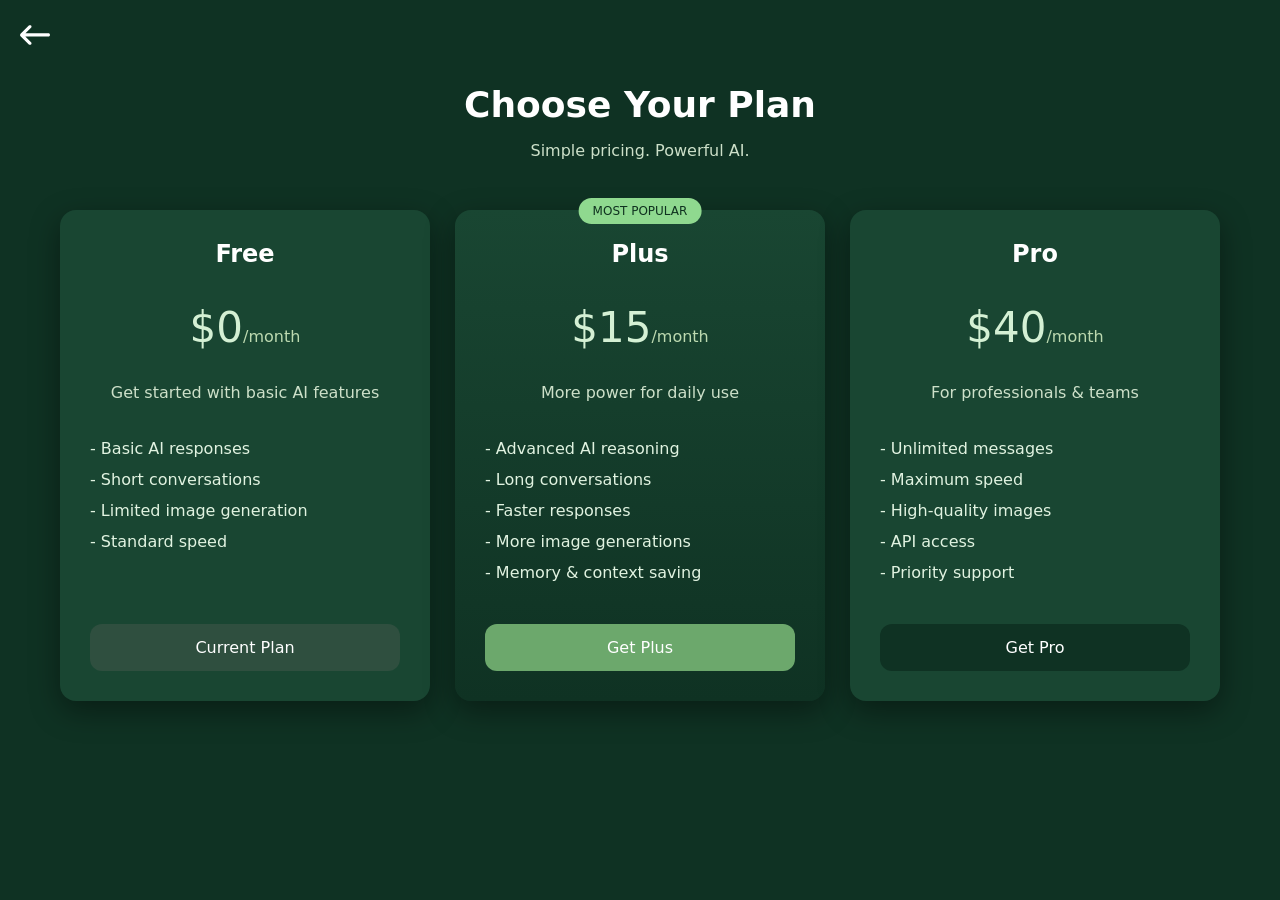
<file: public/pages/pricing.html>
<!DOCTYPE html>
<html lang="en">
<head>
  <meta charset="UTF-8">
  <title>Pricing - Your AI Tool</title>
  <link rel="stylesheet" href="../css/pricing.css">
  <link rel="stylesheet" href="../css/main.css">
</head>
<body>
<a href="../index.php" class="back-button">
    <img src="../assets/icons/left-arrow.svg" alt="Back" />
    
</a>

<div class="pricing-page">

  <h1 class="title">Choose Your Plan</h1>
  <p class="subtitle">Simple pricing. Powerful AI.</p>

  <div class="pricing-cards">

    <div class="card">
      <h2>Free</h2>
      <div class="price">$0<span>/month</span></div>
      <p class="desc">Get started with basic AI features</p>

      <ul>
        <li>- Basic AI responses</li>
        <li>- Short conversations</li>
        <li>- Limited image generation</li>
        <li>- Standard speed</li>
      </ul>

      <button class="btn disabled">Current Plan</button>
    </div>

    <div class="card featured">
      <span class="badge">MOST POPULAR</span>
      <h2>Plus</h2>
      <div class="price">$15<span>/month</span></div>
      <p class="desc">More power for daily use</p>

      <ul>
        <li>- Advanced AI reasoning</li>
        <li>- Long conversations</li>
        <li>- Faster responses</li>
        <li>- More image generations</li>
        <li>- Memory & context saving</li>
      </ul>

      <button class="btn primary">Get Plus</button>
    </div>

    <div class="card">
      <h2>Pro</h2>
      <div class="price">$40<span>/month</span></div>
      <p class="desc">For professionals & teams</p>

      <ul>
        <li>- Unlimited messages</li>
        <li>- Maximum speed</li>
        <li>- High-quality images</li>
        <li>- API access</li>
        <li>- Priority support</li>
      </ul>

      <button class="btn">Get Pro</button>
    </div>

  </div>

</div>

</body>
</html>
</file>
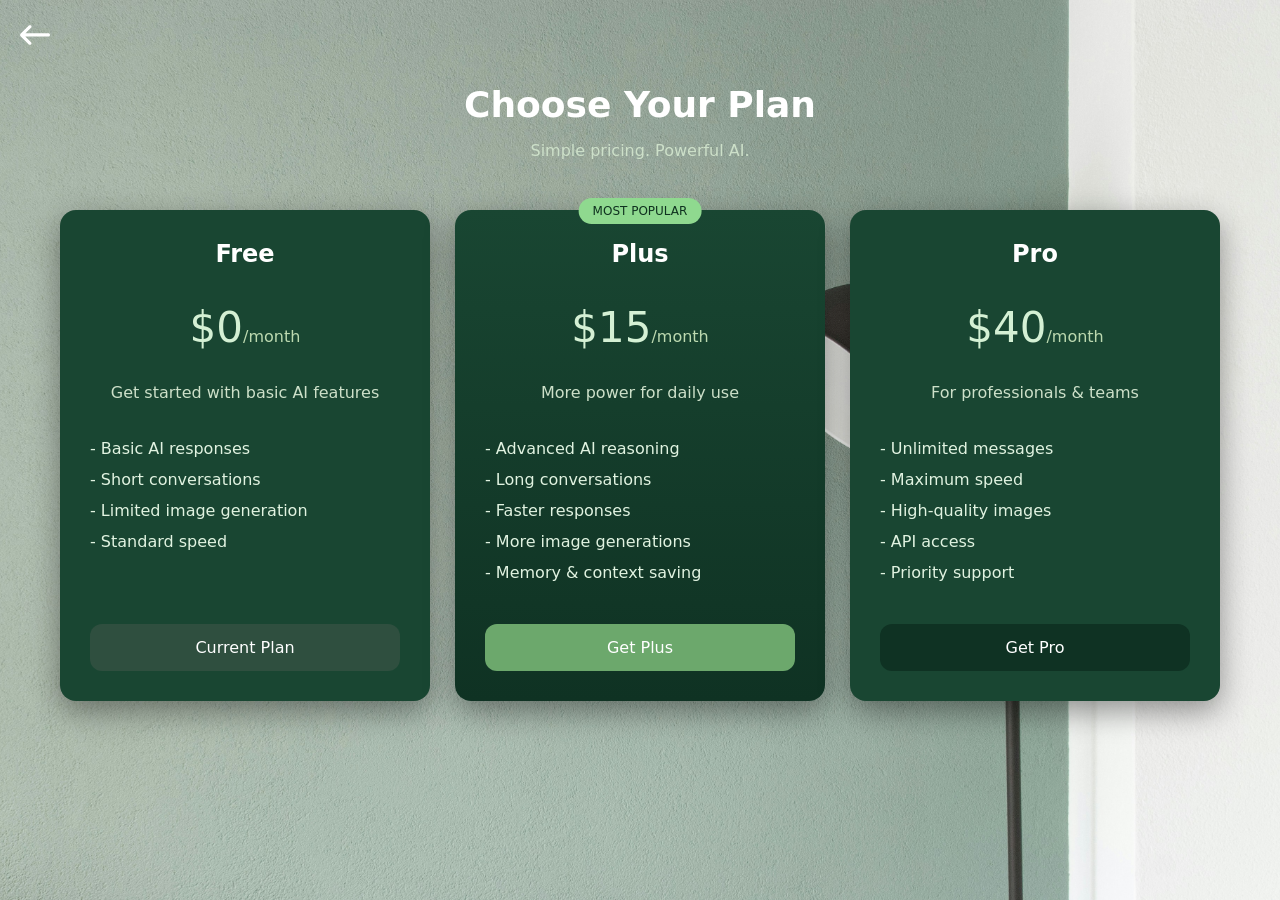
<file: src/pages/pricing.html>
<!DOCTYPE html>
<html lang="en">
<head>
  <meta charset="UTF-8">
  <title>Pricing - Your AI Tool</title>
  <link rel="stylesheet" href="../css/pricing.css">
  <link rel="stylesheet" href="../css/main.css">
</head>
<body>
<a href="../index.html" class="back-button">
    <img src="../assets/icons/left-arrow.svg" alt="Back" />
    
</a>

<div class="pricing-page">

  <h1 class="title">Choose Your Plan</h1>
  <p class="subtitle">Simple pricing. Powerful AI.</p>

  <div class="pricing-cards">

    <div class="card">
      <h2>Free</h2>
      <div class="price">$0<span>/month</span></div>
      <p class="desc">Get started with basic AI features</p>

      <ul>
        <li>- Basic AI responses</li>
        <li>- Short conversations</li>
        <li>- Limited image generation</li>
        <li>- Standard speed</li>
      </ul>

      <button class="btn disabled">Current Plan</button>
    </div>

    <div class="card featured">
      <span class="badge">MOST POPULAR</span>
      <h2>Plus</h2>
      <div class="price">$15<span>/month</span></div>
      <p class="desc">More power for daily use</p>

      <ul>
        <li>- Advanced AI reasoning</li>
        <li>- Long conversations</li>
        <li>- Faster responses</li>
        <li>- More image generations</li>
        <li>- Memory & context saving</li>
      </ul>

      <button class="btn primary">Get Plus</button>
    </div>

    <div class="card">
      <h2>Pro</h2>
      <div class="price">$40<span>/month</span></div>
      <p class="desc">For professionals & teams</p>

      <ul>
        <li>- Unlimited messages</li>
        <li>- Maximum speed</li>
        <li>- High-quality images</li>
        <li>- API access</li>
        <li>- Priority support</li>
      </ul>

      <button class="btn">Get Pro</button>
    </div>

  </div>

</div>

</body>
</html>
</file>
<file: public/css/pricing.css>
* {
  box-sizing: border-box;
  font-family: system-ui, sans-serif;
}

.back-home {
  display: inline-block;
  margin-bottom: 30px;
  padding: 10px 16px;
  border-radius: 12px;
  text-decoration: none;
  font-size: 14px;

  background: rgba(25, 70, 50, 0.9);
  color: #e1f3e1;

  border: 1px solid rgba(255, 255, 255, 0.15);
  box-shadow: 0 6px 20px rgba(0, 0, 0, 0.4);

  transition: background 0.25s ease, box-shadow 0.25s ease;
}

.back-home:hover {
  background: rgba(35, 90, 65, 1);
  box-shadow: 0 8px 25px rgba(0, 0, 0, 0.5);
}

body {
  margin: 0;
  background: rgb(15, 50, 35); 
  color: #fff;
}

.pricing-page {
  max-width: 1200px;
  margin: auto;
  padding: 60px 20px;
  text-align: center;
}

.title {
  font-size: 36px;
  margin-bottom: 10px;
}

.subtitle {
  color: #cde0c9; 
  margin-bottom: 50px;
}

.pricing-cards {
  display: grid;
  grid-template-columns: repeat(auto-fit, minmax(280px, 1fr));
  gap: 25px;
}

.card {
  display: flex;
  flex-direction: column;
  background: rgba(25, 70, 50, 1); 
  border-radius: 16px;
  padding: 30px;
  position: relative;
  box-shadow: 0 10px 30px rgba(0,0,0,.4);
  transition: box-shadow 0.3s ease;
}

.card .btn {
  margin-top: auto;
}

.card:hover {
  box-shadow: 0 15px 40px rgba(0,0,0,.5);
}

.card h2 {
  margin-top: 0;
}

.price {
  font-size: 42px;
  margin: 15px 0;
  color: #d4f0d4; 
}

.price span {
  font-size: 16px;
  color: #bcd9b0;
}

.desc {
  color: #cde0c9;
  margin-bottom: 25px;
}

.card ul {
  list-style: none;
  padding: 0;
  margin: 0 0 30px;
  text-align: left;
}

.card li {
  margin: 12px 0;
  color: #e1f3e1; 
}

.btn {
  width: 100%;
  padding: 14px;
  border-radius: 12px;
  border: none;
  font-size: 16px;
  cursor: pointer;
  background: rgb(15, 50, 35);
  color: #fff;
  transition: background 0.3s ease;
}

.btn:hover {
  background: rgba(25, 70, 50, 1);
}

.btn.primary {
  background: #6ca86c; 
}

.btn.primary:hover {
  background: #5b8f5b;
}

.btn.disabled {
  background: #2f4f3f;
  cursor: not-allowed;
}


.featured {
  background: linear-gradient(
    180deg,
    rgba(25, 70, 50, 1),
    rgba(15, 50, 35, 1)
  );
}

.badge {
  position: absolute;
  top: -12px;
  left: 50%;
  transform: translateX(-50%);
  background: #8fd98f;
  color: #0f321f;
  padding: 6px 14px;
  border-radius: 20px;
  font-size: 12px;
}

.back-button img {
    width: 30px;   
    height: 30px;  
    object-fit: contain;
}

.back-button {
    position: fixed; 
    top: 20px;
    left: 20px;
    display: inline-block;
    cursor: pointer;
    z-index: 1000; 
}
</file>
<file: public/css/main.css>
@import "../css/components/navbar.css";
@import "../css/components/side-panel.css";

body {
    height: 100vh;
    width: 100vw;
    overflow: hidden;
}

.app-layout {
    display: flex;
    height: 100vh;
    width: 100%;
    overflow: hidden;

}

/* .sidebar {
    width: 320px;
    height: 100vh;
    flex-shrink: 0;
    display: flex;
    flex-direction: column;
    background-color: #194632;
    border-right: 1px solid rgba(255,255,255,0.1);
    transition: transform 0.3s ease;
    transform: translateX(0);
    z-index: 101;
} */

@media (max-width: 768px) {
    .sidebar {
        position: relative;
        z-index: 102;
        transform: translateX(-100%);
        width: 280px;
    }
    
    .sidebar.open {
        transform: translateX(0);
    }
}


#main {
    flex: 1;
    display: flex;
    flex-direction: column;
    height: 100vh;
    min-width: 0;
    overflow: hidden;
    position: relative;
}

@media (max-width: 768px) {
    #main.sidebar-open {
    }
}

#content {
    display: flex;
    flex-direction: column;
    flex: 1;
    width: 100%;
    overflow: hidden;
    align-items: center;
    height: calc(100vh - 64px);
}

#chat-session {
    width: 100%;
    max-width: 850px;
    flex: 1;
    overflow-y: auto;
    display: flex;
    flex-direction: column;
    gap: 20px;
    padding: 40px 20px 20px 20px;
    scrollbar-width: thin;
    scrollbar-color: rgba(255,255,255,0.3) transparent;
}

#chat-session::-webkit-scrollbar {
    width: 8px;
}

#chat-session::-webkit-scrollbar-thumb {
    background: rgba(255,255,255,0.3);
    border-radius: 4px;
}

.chat-message {
    display: flex;
    width: 100%;
    animation: fadeIn 0.3s ease;
}

@keyframes fadeIn {
    from { opacity: 0; transform: translateY(10px); }
    to { opacity: 1; transform: translateY(0); }
}

.chat-message.professor {
    justify-content: flex-start;
    gap: 15px;
}


.chat-message.user {
    justify-content: flex-end;
}

.active {
    background-color: rgb(15, 50, 35);
}
.chat-message.professor img {
    width: 45px;
    height: 45px;
    border-radius: 50%;
    object-fit: cover;
    flex-shrink: 0; 
}

.chat-bubble {
    max-width: 80%;
    padding: 16px 20px;
    border-radius: 20px;
    font-size: 1.1rem;
    line-height: 1.6;
    color: white;
    word-break: break-word;
}

.chat-message.professor .chat-bubble {
    background: rgba(255, 255, 255, 0.1);
    backdrop-filter: blur(10px);
    border-bottom-left-radius: 4px;
}

.chat-message.user .chat-bubble {
    background: #194632;
    border-bottom-right-radius: 4px;
}


#prompt-bar-container {
    width: 100%;
    display: flex;
    justify-content: center;
    padding: 20px;
    background: linear-gradient(to bottom, transparent, rgba(0,0,0,0.05));
    flex-shrink: 0; 
}

#prompt-bar {
    display: flex;
    align-items: center;
    height: 60px;
    width: 100%;
    max-width: 800px;
    border-radius: 30px;
    background-color: white;
    padding: 0 10px 0 25px;
    box-shadow: 0 4px 15px rgba(0,0,0,0.1);
    transition: box-shadow 0.2s ease;
}

#prompt-bar:focus-within {
    box-shadow: 0 6px 20px rgba(0,0,0,0.15);
}

#prompt-bar input {
    flex: 1;
    border: none;
    font-size: 1.1rem;
    outline: none;
    color: #333;
    background: transparent;
}

#prompt-bar input::placeholder {
    color: #999;
}

#send-button {
    height: 45px;
    width: 45px;
    background: #194632;
    border-radius: 50%;
    border: none;
    display: flex;
    justify-content: center;
    align-items: center;
    cursor: pointer;
    transition: background 0.2s ease, transform 0.1s ease;
    flex-shrink: 0;
}

#send-button:hover {
    background: #22603f;
    transform: scale(1.05);
}

#send-button img {
    width: 24px;
    filter: brightness(0) invert(1);
}

@media (max-width: 768px) {
    #content {
        height: calc(100vh - 64px); 
        margin-top: 64px;
    }

    #chat-session {
        padding: 20px 10px 10px 10px;
    }
    
    #prompt-bar-container {
        padding: 10px;
    }
    
    #prompt-bar {
        height: 50px;
        padding: 0 5px 0 15px;
    }
    
    #send-button {
        height: 40px;
        width: 40px;
    }
    
    #send-button img {
        width: 20px;
    }
}
</file>
<file: src/css/pricing.css>
* {
  box-sizing: border-box;
  font-family: system-ui, sans-serif;
}

.back-home {
  display: inline-block;
  margin-bottom: 30px;
  padding: 10px 16px;
  border-radius: 12px;
  text-decoration: none;
  font-size: 14px;

  background: rgba(25, 70, 50, 0.9);
  color: #e1f3e1;

  border: 1px solid rgba(255, 255, 255, 0.15);
  box-shadow: 0 6px 20px rgba(0, 0, 0, 0.4);

  transition: background 0.25s ease, box-shadow 0.25s ease;
}

.back-home:hover {
  background: rgba(35, 90, 65, 1);
  box-shadow: 0 8px 25px rgba(0, 0, 0, 0.5);
}

body {
  margin: 0;
  background: rgb(15, 50, 35); 
  color: #fff;
}

.pricing-page {
  max-width: 1200px;
  margin: auto;
  padding: 60px 20px;
  text-align: center;
}

.title {
  font-size: 36px;
  margin-bottom: 10px;
}

.subtitle {
  color: #cde0c9; 
  margin-bottom: 50px;
}

.pricing-cards {
  display: grid;
  grid-template-columns: repeat(auto-fit, minmax(280px, 1fr));
  gap: 25px;
}

.card {
  display: flex;
  flex-direction: column;
  background: rgba(25, 70, 50, 1); 
  border-radius: 16px;
  padding: 30px;
  position: relative;
  box-shadow: 0 10px 30px rgba(0,0,0,.4);
  transition: box-shadow 0.3s ease;
}

.card .btn {
  margin-top: auto;
}

.card:hover {
  box-shadow: 0 15px 40px rgba(0,0,0,.5);
}

.card h2 {
  margin-top: 0;
}

.price {
  font-size: 42px;
  margin: 15px 0;
  color: #d4f0d4; 
}

.price span {
  font-size: 16px;
  color: #bcd9b0;
}

.desc {
  color: #cde0c9;
  margin-bottom: 25px;
}

.card ul {
  list-style: none;
  padding: 0;
  margin: 0 0 30px;
  text-align: left;
}

.card li {
  margin: 12px 0;
  color: #e1f3e1; 
}

.btn {
  width: 100%;
  padding: 14px;
  border-radius: 12px;
  border: none;
  font-size: 16px;
  cursor: pointer;
  background: rgb(15, 50, 35);
  color: #fff;
  transition: background 0.3s ease;
}

.btn:hover {
  background: rgba(25, 70, 50, 1);
}

.btn.primary {
  background: #6ca86c; 
}

.btn.primary:hover {
  background: #5b8f5b;
}

.btn.disabled {
  background: #2f4f3f;
  cursor: not-allowed;
}


.featured {
  background: linear-gradient(
    180deg,
    rgba(25, 70, 50, 1),
    rgba(15, 50, 35, 1)
  );
}

.badge {
  position: absolute;
  top: -12px;
  left: 50%;
  transform: translateX(-50%);
  background: #8fd98f;
  color: #0f321f;
  padding: 6px 14px;
  border-radius: 20px;
  font-size: 12px;
}

.back-button img {
    width: 30px;   
    height: 30px;  
    object-fit: contain;
}

.back-button {
    position: fixed; 
    top: 20px;
    left: 20px;
    display: inline-block;
    cursor: pointer;
    z-index: 1000; 
}
</file>
<file: src/css/main.css>
@import "./themes/variables.css";
@import "../css/components/nav.css";
@import "../css/components/side-panel.css";

body { 
    margin: 0;
    min-height: 100vh;
    font-family: Arial, sans-serif;
    
    background-image: var(--primary-background);
    background-repeat: no-repeat;
    background-size: cover;
    background-position: center 40%;   

}

aside#sidebar {
    width: 320px;                    
    flex-shrink: 0;
    height: 100vh;  
  
}

#main {
    flex: 1;
    display: flex;
    flex-direction: column;
    min-width: 0; 
}

#content { 
    display: flex;
    justify-content: center;
    align-items: center;
    height: 100%;
}

#prompt-bar {
    display: flex;
    justify-content: space-between;
    align-items: center;
    
    height: 55px;
    width: 800px;
    border-radius: 50px;
    background-color: whitesmoke ;
    /* border: 1px solid #3b3b3b; */
    padding: 8px 10px;
    gap: 10px;
}

#prompt-bar input { 
    height: inherit;
    height: 100%;

    flex: 1;
    background: transparent;
    border: none;
    font-size: 1.5em;
    color: black;
    outline: none;
    
}

#prompt-bar input ::placeholder {
    color: blue;
}

#send-button {
    height: 100%;
    aspect-ratio: 1 / 1; 
    background: rgb(25, 70, 50, 0.9);
    border-radius: 50%;
    border: none;
    display: flex;
    justify-content: center;
    align-items: center;
    cursor: pointer;
    padding: 10px;
        

}
#send-button img {
    width: 32px;
    height: 32px;   
}

#send-button:hover { 
    background-color: rgb(15, 50, 35);
}
</file>
